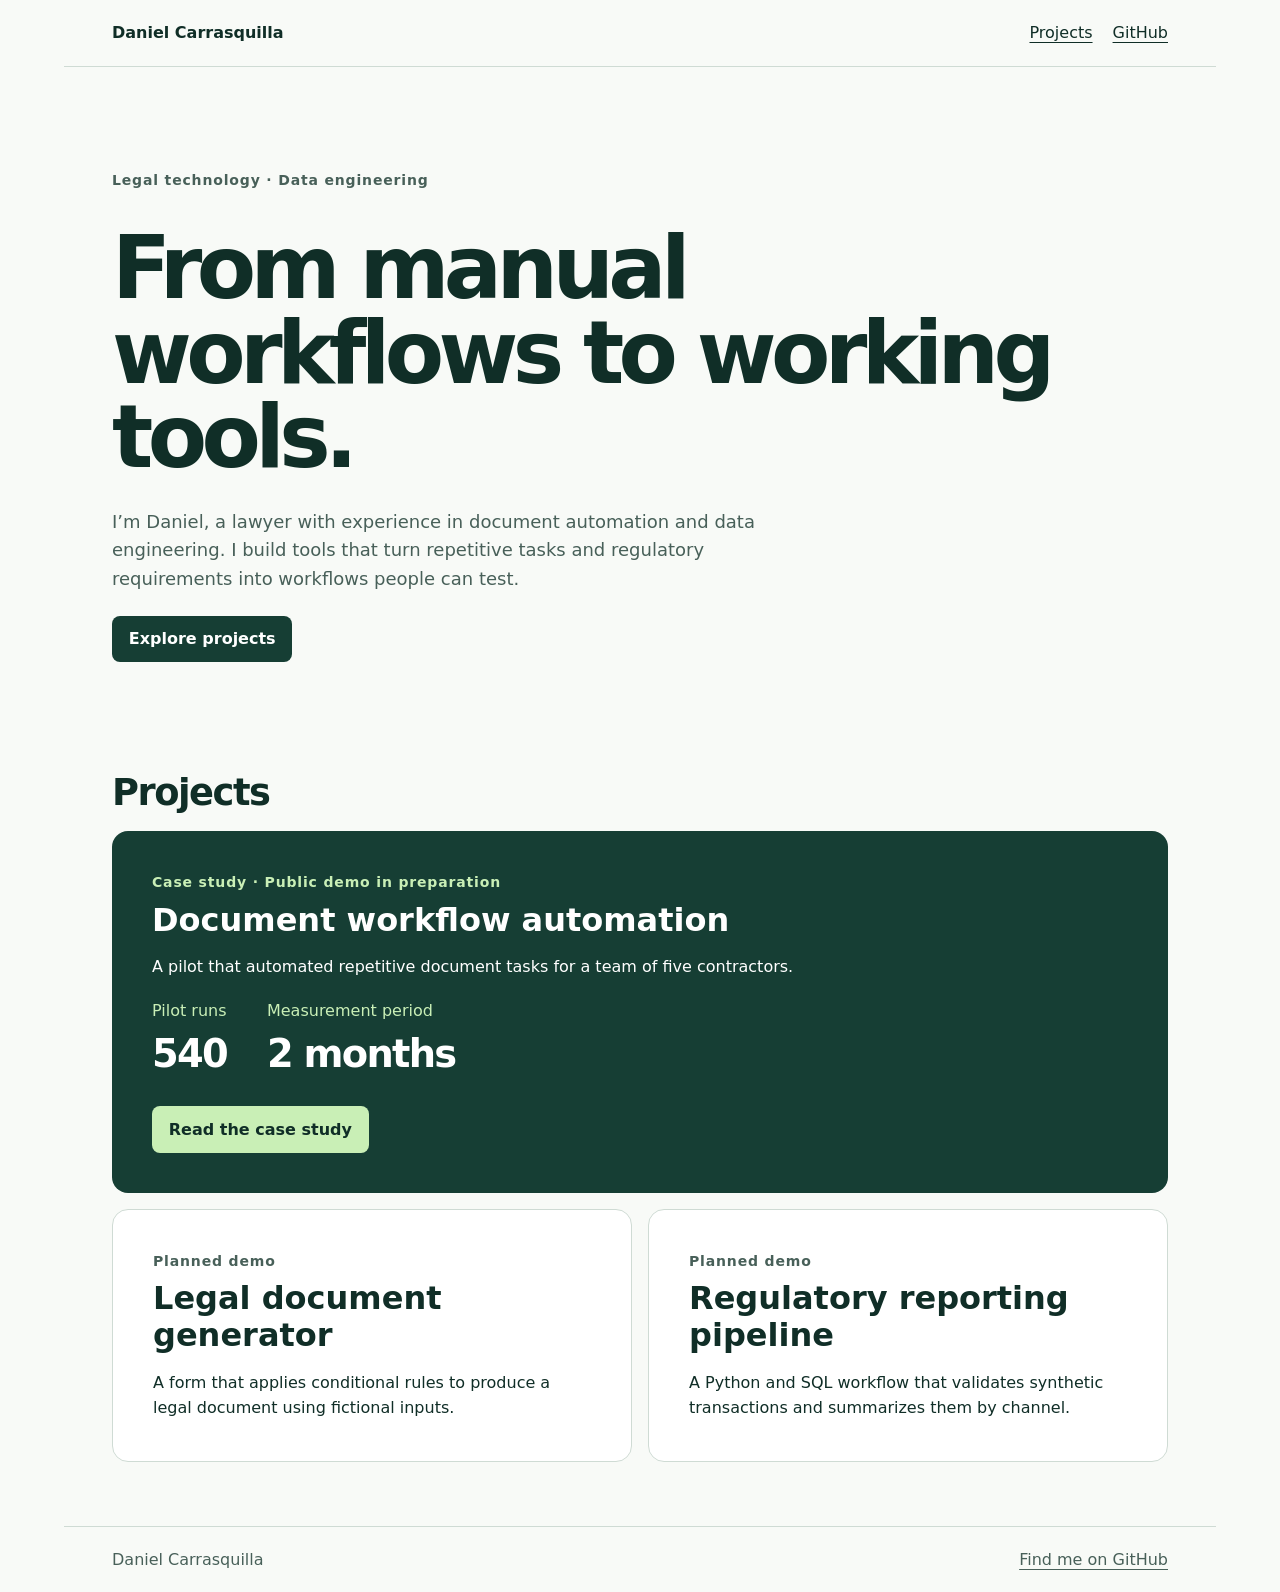
<file: docs/index.html>
<!doctype html>
<html lang="en">
<head>
  <meta charset="utf-8">
  <meta name="viewport" content="width=device-width, initial-scale=1">
  <meta name="description" content="Daniel Carrasquilla's portfolio in legal technology, document automation and data engineering.">
  <title>Daniel Carrasquilla | Portfolio</title>
  <link rel="stylesheet" href="styles.css">
</head>
<body>
  <header class="wrap bar">
    <a class="brand" href="./">Daniel Carrasquilla</a>
    <nav aria-label="Main navigation"><a href="#projects">Projects</a><a href="https://github.com/danijoca">GitHub</a></nav>
  </header>
  <main class="wrap">
    <section class="hero" aria-labelledby="intro">
      <p class="label">Legal technology · Data engineering</p>
      <h1 id="intro">From manual workflows to working tools.</h1>
      <p class="intro">I’m Daniel, a lawyer with experience in document automation and data engineering. I build tools that turn repetitive tasks and regulatory requirements into workflows people can test.</p>
      <a class="button" href="#projects">Explore projects</a>
    </section>
    <section id="projects" aria-labelledby="work">
      <h2 id="work">Projects</h2>
      <div class="projects">
        <article class="feature">
          <p class="label">Case study · Public demo in preparation</p>
          <h3>Document workflow automation</h3>
          <p>A pilot that automated repetitive document tasks for a team of five contractors.</p>
          <dl class="metric"><div><dt>Pilot runs</dt><dd>540</dd></div><div><dt>Measurement period</dt><dd>2 months</dd></div></dl>
          <a class="button light" href="case-study.html">Read the case study</a>
        </article>
        <article class="card">
          <p class="label">Planned demo</p>
          <h3>Legal document generator</h3>
          <p>A form that applies conditional rules to produce a legal document using fictional inputs.</p>
        </article>
        <article class="card">
          <p class="label">Planned demo</p>
          <h3>Regulatory reporting pipeline</h3>
          <p>A Python and SQL workflow that validates synthetic transactions and summarizes them by channel.</p>
        </article>
      </div>
    </section>
  </main>
  <footer class="wrap bar"><span>Daniel Carrasquilla</span><a href="https://github.com/danijoca">Find me on GitHub</a></footer>
</body>
</html>
</file>
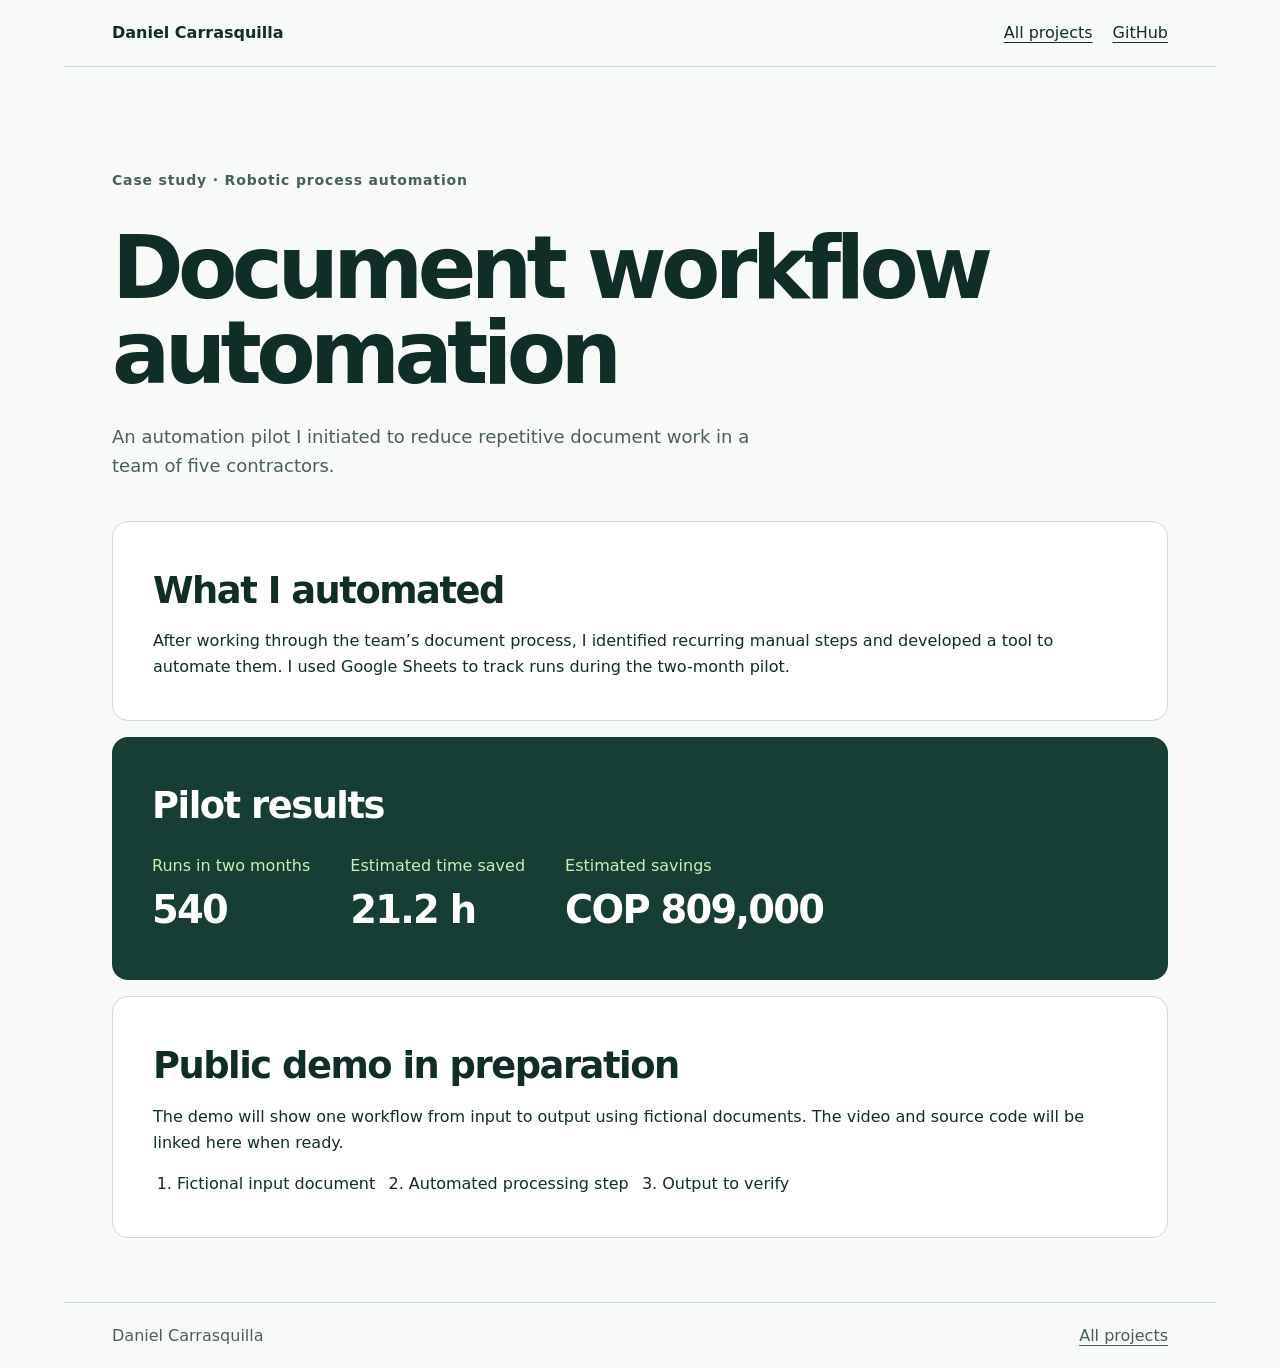
<file: docs/case-study.html>
<!doctype html>
<html lang="en">
<head>
  <meta charset="utf-8">
  <meta name="viewport" content="width=device-width, initial-scale=1">
  <title>Document workflow automation | Daniel Carrasquilla</title>
  <link rel="stylesheet" href="styles.css">
</head>
<body>
  <header class="wrap bar"><a class="brand" href="./">Daniel Carrasquilla</a><nav aria-label="Main navigation"><a href="./#projects">All projects</a><a href="https://github.com/danijoca">GitHub</a></nav></header>
  <main class="wrap case">
    <div class="hero">
      <p class="label">Case study · Robotic process automation</p>
      <h1>Document workflow automation</h1>
      <p class="intro">An automation pilot I initiated to reduce repetitive document work in a team of five contractors.</p>
    </div>
    <section class="card" aria-labelledby="problem">
      <h2 id="problem">What I automated</h2>
      <p>After working through the team’s document process, I identified recurring manual steps and developed a tool to automate them. I used Google Sheets to track runs during the two-month pilot.</p>
    </section>
    <section class="feature" aria-labelledby="results">
      <h2 id="results">Pilot results</h2>
      <dl class="metric"><div><dt>Runs in two months</dt><dd>540</dd></div><div><dt>Estimated time saved</dt><dd>21.2 h</dd></div><div><dt>Estimated savings</dt><dd>COP 809,000</dd></div></dl>
    </section>
    <section class="card" aria-labelledby="demo">
      <h2 id="demo">Public demo in preparation</h2>
      <p>The demo will show one workflow from input to output using fictional documents. The video and source code will be linked here when ready.</p>
      <ol class="flow"><li>Fictional input document</li><li>Automated processing step</li><li>Output to verify</li></ol>
    </section>
  </main>
  <footer class="wrap bar"><span>Daniel Carrasquilla</span><a href="./#projects">All projects</a></footer>
</body>
</html>
</file>
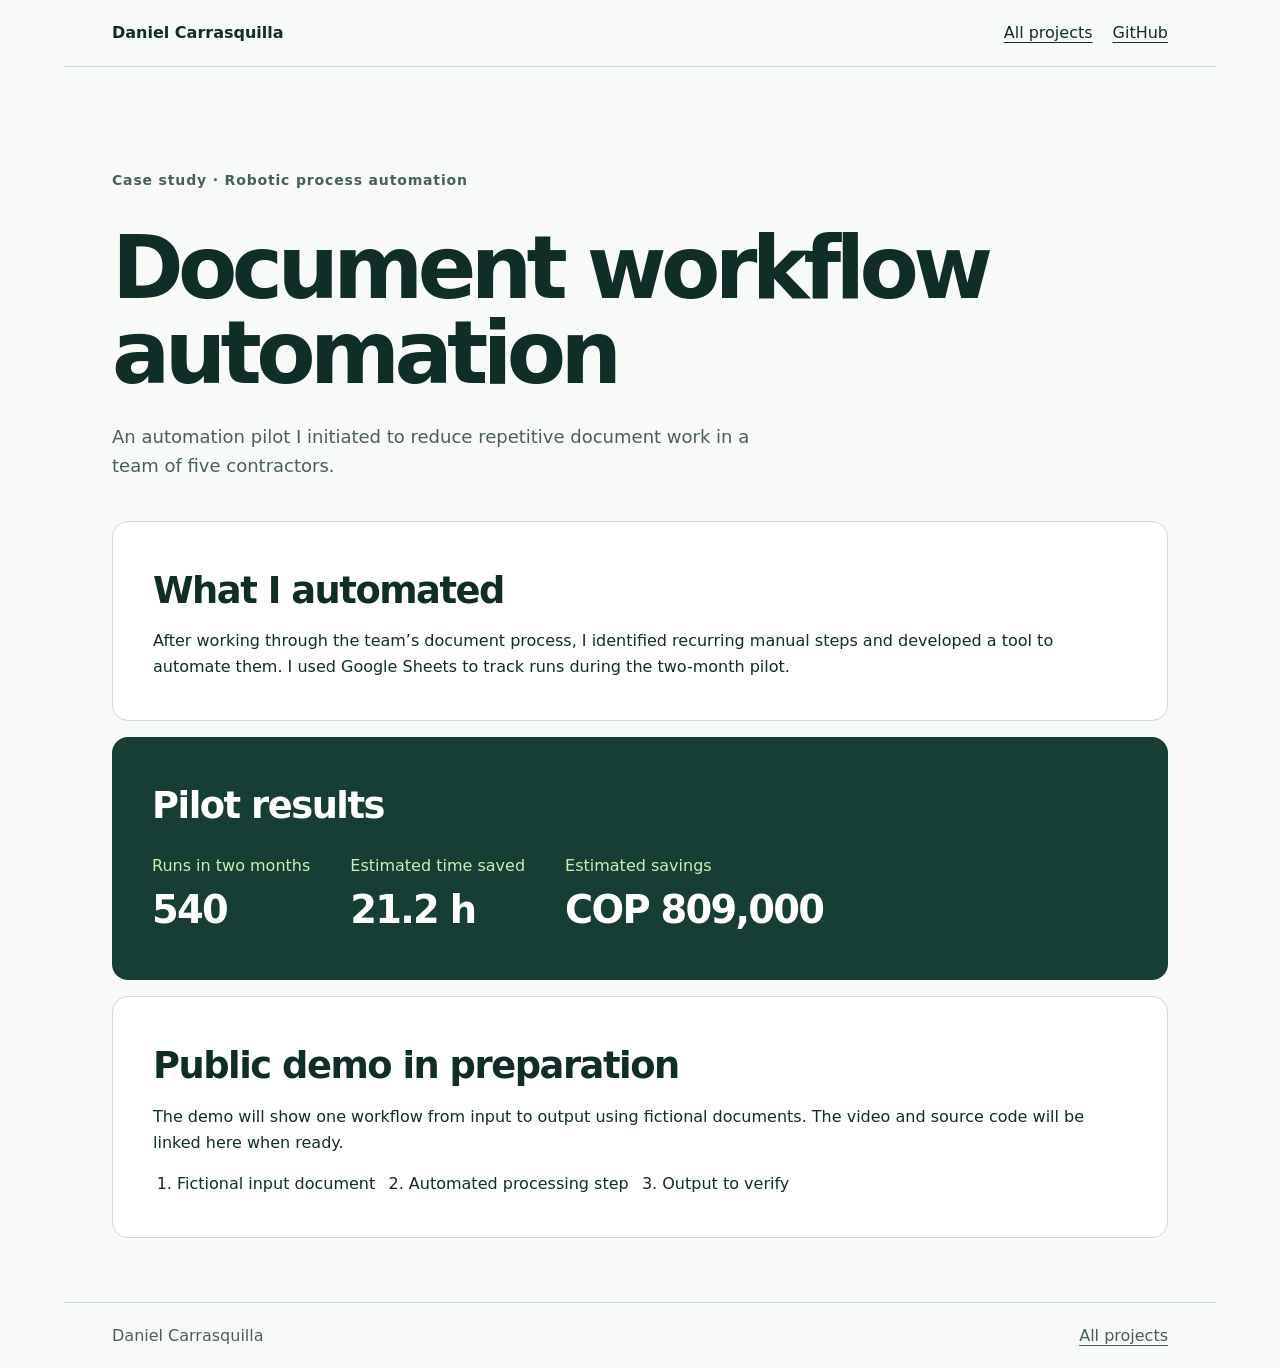
<file: docs/rpa.html>
<!doctype html>
<html lang="en"><head><meta charset="utf-8"><title>Case study moved</title><link rel="canonical" href="case-study.html"><meta http-equiv="refresh" content="0; url=case-study.html"></head><body><a href="case-study.html">Read the case study</a></body></html>
</file>
<file: docs/styles.css>
:root { color-scheme: light; --paper: #f8faf7; --ink: #102e27; --soft: #486059; --line: #cfdbd4; --dark: #163e34; --accent: #c9efb6; }
* { box-sizing: border-box; }
html { scroll-behavior: smooth; }
body { margin: 0; background: var(--paper); color: var(--ink); font: 1rem/1.6 system-ui, sans-serif; }
a { color: inherit; text-underline-offset: .25em; }
a:focus-visible { outline: 3px solid #437a60; outline-offset: 4px; }
.wrap { max-width: 72rem; margin-inline: auto; padding-inline: clamp(1.2rem, 5vw, 3rem); }
.bar { display: flex; align-items: center; justify-content: space-between; flex-wrap: wrap; gap: 1rem; padding-block: 1.25rem; }
header { border-bottom: 1px solid var(--line); }
nav { display: flex; gap: 1.25rem; }
.brand { font-weight: 750; text-decoration: none; }
.hero { padding-block: clamp(3.2rem, 8vw, 6.4rem); }
h1, h2, h3, p, dl, dd { margin: 0; }
h1 { max-width: 16ch; font-size: clamp(2.65rem, 7vw, 5.4rem); letter-spacing: -.065em; line-height: .98; margin: .4em 0 .32em; }
h2 { font-size: clamp(1.6rem, 4vw, 2.3rem); letter-spacing: -.04em; margin-bottom: .5rem; }
h3 { font-size: clamp(1.3rem, 4vw, 2rem); line-height: 1.15; margin: .25em 0 .5em; }
.label { font-size: .875rem; font-weight: 700; letter-spacing: .06em; color: var(--soft); }
.intro { max-width: 58ch; color: var(--soft); font-size: 1.125rem; }
.button { display: inline-block; margin-top: 1.35rem; padding: .65em 1.05em; background: var(--dark); color: white; border-radius: .5rem; font-weight: 700; text-decoration: none; transition: box-shadow .18s; }
.button:hover { box-shadow: 0 0 0 3px #78aa90; }
.button.light { background: var(--accent); color: var(--ink); }
.projects { display: grid; grid-template-columns: 1fr 1fr; gap: 1rem; }
.projects .feature { grid-column: 1 / -1; }
.feature, .card { border-radius: 1rem; padding: clamp(1.2rem, 4vw, 2.5rem); }
.feature { background: var(--dark); color: #fff; }
.feature .label, .feature dt { color: var(--accent); }
.card { background: white; border: 1px solid var(--line); }
.metric { display: flex; flex-wrap: wrap; gap: 1.25rem 2.5rem; margin-top: 1.1rem; }
.metric dd { font-size: clamp(1.6rem, 4vw, 2.4rem); font-weight: 760; letter-spacing: -.045em; }
.case .hero { padding-bottom: 2.5rem; }
.case section { margin-bottom: 1rem; }
.flow { display: flex; flex-wrap: wrap; gap: .5rem 2.1rem; padding-left: 1.5rem; margin-bottom: 0; }
footer { margin-top: 4rem !important; border-top: 1px solid var(--line); color: var(--soft); }
@media (max-width: 40rem) { .projects { grid-template-columns: 1fr; } }
@media (prefers-reduced-motion: reduce) { html { scroll-behavior: auto; } .button { transition: none; } }
</file>
